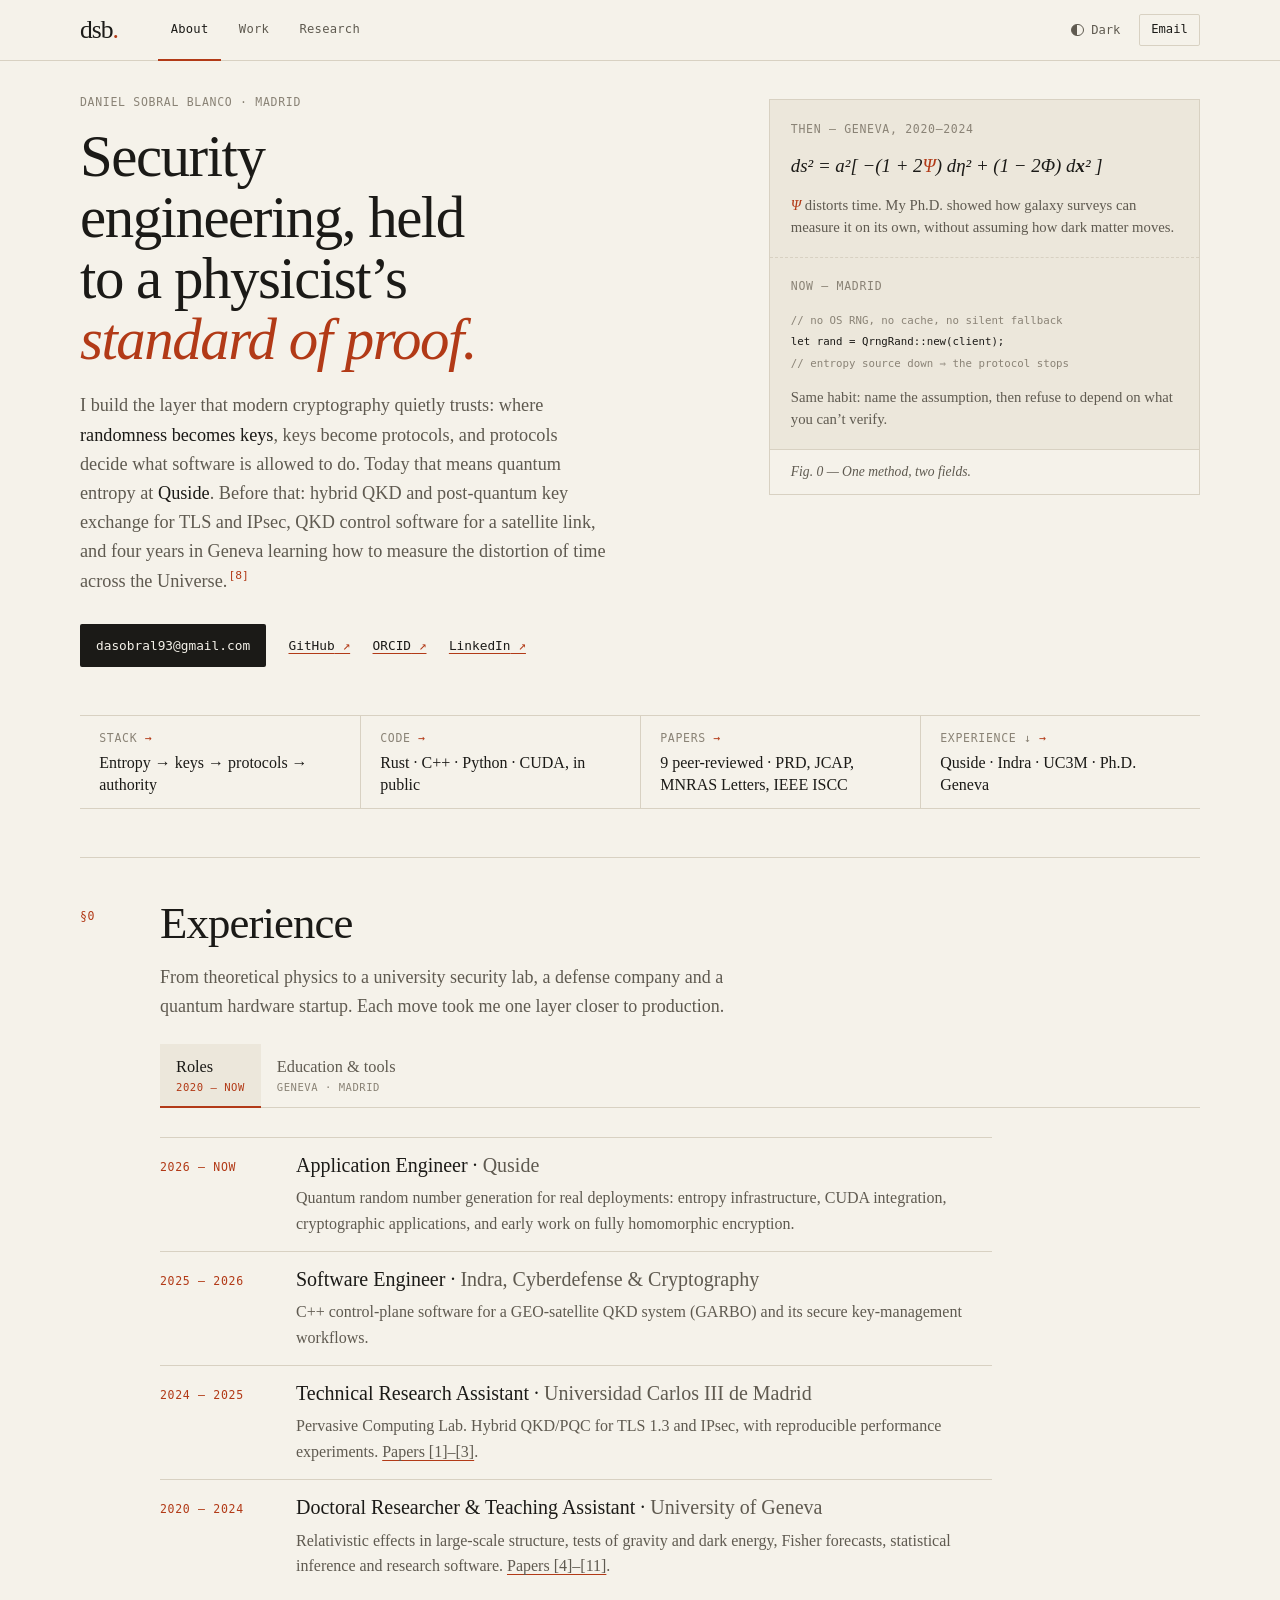
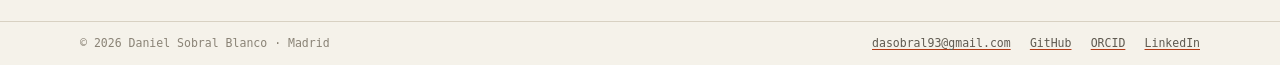
<file: index.html>
<!doctype html>
<html lang="en">
<head>
  <meta charset="utf-8">
  <meta name="viewport" content="width=device-width, initial-scale=1">
  <title>Daniel Sobral Blanco — Quantum-safe security engineer, Ph.D. physicist</title>
  <script>try { const theme = localStorage.getItem('theme'); if (theme === 'light' || theme === 'dark') document.documentElement.dataset.theme = theme; } catch (error) {}</script>
  <meta name="description" content="Daniel Sobral Blanco builds quantum-safe security systems: QRNG entropy, hybrid QKD/PQC key exchange for TLS and IPsec, MLS, and verifiable authority for software agents. Application Engineer at Quside, Ph.D. in physics from the University of Geneva.">
  <meta name="author" content="Daniel Sobral Blanco">
  <link rel="canonical" href="https://dasobral.github.io/">
  <meta property="og:type" content="profile">
  <meta property="og:title" content="Daniel Sobral Blanco — Quantum-safe security engineer, Ph.D. physicist">
  <meta property="og:description" content="Daniel Sobral Blanco builds quantum-safe security systems: QRNG entropy, hybrid QKD/PQC key exchange for TLS and IPsec, MLS, and verifiable authority for software agents. Application Engineer at Quside, Ph.D. in physics from the University of Geneva.">
  <meta name="theme-color" content="#f5f2ea" media="(prefers-color-scheme: light)">
  <meta name="theme-color" content="#131312" media="(prefers-color-scheme: dark)">
  <link rel="icon" href="assets/icons/favicon.svg" type="image/svg+xml">
  <link rel="stylesheet" href="assets/css/styles.css">
  <script src="assets/js/main.js" defer></script>
  <script type="application/ld+json">
  {
    "@context": "https://schema.org",
    "@type": "Person",
    "name": "Daniel Sobral Blanco",
    "url": "https://dasobral.github.io/",
    "email": "mailto:dasobral93@gmail.com",
    "jobTitle": "Application Engineer",
    "worksFor": { "@type": "Organization", "name": "Quside" },
    "alumniOf": [
      { "@type": "CollegeOrUniversity", "name": "University of Geneva" },
      { "@type": "CollegeOrUniversity", "name": "Universidad Complutense de Madrid" }
    ],
    "knowsAbout": ["Post-quantum cryptography", "Quantum key distribution", "Quantum random number generation", "TLS", "IPsec", "Messaging Layer Security", "Rust", "C++", "Cosmology"],
    "sameAs": [
      "https://github.com/dasobral",
      "https://orcid.org/0000-0001-9559-3651",
      "https://www.linkedin.com/in/dasobral"
    ]
  }
  </script>
</head>
<body>
  <a class="skip-link" href="#main-content">Skip to content</a>
  <header class="site-header">
    <div class="container header-inner">
      <a class="brand" href="index.html" aria-label="Daniel Sobral Blanco — home">dsb<span aria-hidden="true">.</span></a>
      <nav class="site-nav" aria-label="Primary navigation"><a href="index.html" aria-current="page">About</a><a href="projects.html">Work</a><a href="research.html">Research</a></nav>
      <div class="header-tools">
        <button class="theme-toggle" type="button" hidden><span class="theme-icon" aria-hidden="true"></span><span class="theme-label">Theme</span></button>
        <a class="header-mail" href="mailto:dasobral93@gmail.com">Email</a>
      </div>
    </div>
  </header>

  <main id="main-content" class="container page">
    <section class="hero" aria-labelledby="hero-title">
      <div class="hero-copy">
        <p class="kicker">Daniel Sobral Blanco · Madrid</p>
        <h1 id="hero-title">Security engineering, held to a physicist’s <em>standard of proof.</em></h1>
        <p class="lede">I build the layer that modern cryptography quietly trusts: where <strong>randomness becomes keys</strong>, keys become protocols, and protocols decide what software is allowed to do. Today that means quantum entropy at <strong>Quside</strong>. Before that: hybrid QKD and post-quantum key exchange for TLS and IPsec, QKD control software for a satellite link, and four years in Geneva learning how to measure the distortion of time across the Universe.<sup class="ref"><a href="research.html#ref-8">[8]</a></sup></p>
        <div class="actions">
          <a class="button" href="mailto:dasobral93@gmail.com">dasobral93@gmail.com</a>
          <a class="text-link" href="https://github.com/dasobral" target="_blank" rel="noopener noreferrer">GitHub</a>
          <a class="text-link" href="https://orcid.org/0000-0001-9559-3651" target="_blank" rel="noopener noreferrer">ORCID</a>
          <a class="text-link" href="https://www.linkedin.com/in/dasobral" target="_blank" rel="noopener noreferrer">LinkedIn</a>
        </div>
      </div>

      <figure class="exhibit" aria-labelledby="exhibit-caption">
        <div class="exhibit-panel">
          <p class="exhibit-label">Then — Geneva, 2020–2024</p>
          <p class="equation" aria-label="d s squared equals a squared times, minus one plus two Psi, d eta squared, plus one minus two Phi, d x squared">
            <span class="eq-line">ds² = a²[ −(1 + 2<span class="eq-hi">Ψ</span>) dη² + (1 − 2Φ) d<b>x</b>² ]</span>
          </p>
          <p class="exhibit-note"><span class="eq-hi">Ψ</span> distorts time. My Ph.D. showed how galaxy surveys can measure it on its own, without assuming how dark matter moves.</p>
        </div>
        <div class="exhibit-panel">
          <p class="exhibit-label">Now — Madrid</p>
<pre class="exhibit-code" aria-label="Code excerpt"><code><span class="c">// no OS RNG, no cache, no silent fallback</span>
let rand = QrngRand::new(client);
<span class="c">// entropy source down ⇒ the protocol stops</span></code></pre>
          <p class="exhibit-note">Same habit: name the assumption, then refuse to depend on what you can’t verify.</p>
        </div>
        <figcaption id="exhibit-caption">Fig. 0 — One method, two fields.</figcaption>
      </figure>

      <nav class="facts" aria-label="Explore">
        <a href="projects.html#stack"><span class="facts-label">Stack</span><span class="facts-value">Entropy → keys → protocols → authority</span></a>
        <a href="projects.html#agent-trust"><span class="facts-label">Code</span><span class="facts-value">Rust · C++ · Python · CUDA, in public</span></a>
        <a href="research.html"><span class="facts-label">Papers</span><span class="facts-value">9 peer-reviewed · PRD, JCAP, MNRAS&nbsp;Letters, IEEE&nbsp;ISCC</span></a>
        <a href="#experience"><span class="facts-label">Experience ↓</span><span class="facts-value">Quside · Indra · UC3M · Ph.D. Geneva</span></a>
      </nav>
    </section>

    <section class="about-section" id="experience" aria-labelledby="experience-title">
      <header class="section-head">
        <p class="section-num">§0</p>
        <h2 id="experience-title">Experience</h2>
        <p class="section-intro">From theoretical physics to a university security lab, a defense company and a quantum hardware startup. Each move took me one layer closer to production.</p>
      </header>
      <div class="tabs is-row" data-tabs>
        <nav class="tab-list" aria-label="Experience">
          <a href="#roles" data-tab>Roles<small>2020 – now</small></a>
          <a href="#education" data-tab>Education &amp; tools<small>Geneva · Madrid</small></a>
        </nav>

        <section class="tab-panel" id="roles" aria-labelledby="roles-title">
        <h3 id="roles-title" class="panel-title">Roles</h3>
        <ol class="timeline">
          <li>
            <p class="when">2026 – now</p>
            <div><h3>Application Engineer · <span>Quside</span></h3><p>Quantum random number generation for real deployments: entropy infrastructure, CUDA integration, cryptographic applications, and early work on fully homomorphic encryption.</p></div>
          </li>
          <li>
            <p class="when">2025 – 2026</p>
            <div><h3>Software Engineer · <span>Indra, Cyberdefense &amp; Cryptography</span></h3><p>C++ control-plane software for a GEO-satellite QKD system (GARBO) and its secure key-management workflows.</p></div>
          </li>
          <li>
            <p class="when">2024 – 2025</p>
            <div><h3>Technical Research Assistant · <span>Universidad Carlos III de Madrid</span></h3><p>Pervasive Computing Lab. Hybrid QKD/PQC for TLS 1.3 and IPsec, with reproducible performance experiments. <a href="research.html#security">Papers [1]–[3]</a>.</p></div>
          </li>
          <li>
            <p class="when">2020 – 2024</p>
            <div><h3>Doctoral Researcher &amp; Teaching Assistant · <span>University of Geneva</span></h3><p>Relativistic effects in large-scale structure, tests of gravity and dark energy, Fisher forecasts, statistical inference and research software. <a href="research.html#cosmology">Papers [4]–[11]</a>.</p></div>
          </li>
        </ol>
        </section>

        <section class="tab-panel cv-side" id="education" aria-labelledby="education-title">
          <h3 id="education-title" class="panel-title">Education and tools</h3>
          <div>
          <h4>Education</h4>
          <dl>
            <dt>Ph.D. Physics, 2024</dt><dd>University of Geneva · Très bien</dd>
            <dt>M.Sc. Physics, 2020</dt><dd>University of Geneva · Jean Wurth Prize for best M.Sc. thesis</dd>
            <dt>B.Sc. Fundamental Physics, 2018</dt><dd>Universidad Complutense de Madrid</dd>
          </dl>
          </div>
          <div>
          <h4>Tools</h4>
          <dl>
            <dt>Languages</dt><dd>Rust, C++, C, Python, CUDA, Bash</dd>
            <dt>Cryptography</dt><dd>ML-KEM, ML-DSA, SLH-DSA, QKD (ETSI 004/014), OpenSSL 3, liboqs, OpenFHE</dd>
            <dt>Protocols</dt><dd>TLS 1.3, mTLS, IPsec/IKEv2, MLS</dd>
            <dt>Methods</dt><dd>Statistical inference, numerical methods, machine learning</dd>
            <dt>Spoken</dt><dd>Spanish (native), English (C1), French (B2)</dd>
          </dl>
          </div>
        </section>
      </div>
    </section>

  </main>

  <footer class="site-footer">
    <div class="container footer-inner">
      <p>© <time data-year>2026</time> Daniel Sobral Blanco · Madrid</p>
      <p class="footer-links"><a href="mailto:dasobral93@gmail.com">dasobral93@gmail.com</a><a href="https://github.com/dasobral" target="_blank" rel="noopener noreferrer">GitHub</a><a href="https://orcid.org/0000-0001-9559-3651" target="_blank" rel="noopener noreferrer">ORCID</a><a href="https://www.linkedin.com/in/dasobral" target="_blank" rel="noopener noreferrer">LinkedIn</a></p>
    </div>
  </footer>
</body>
</html>
</file>
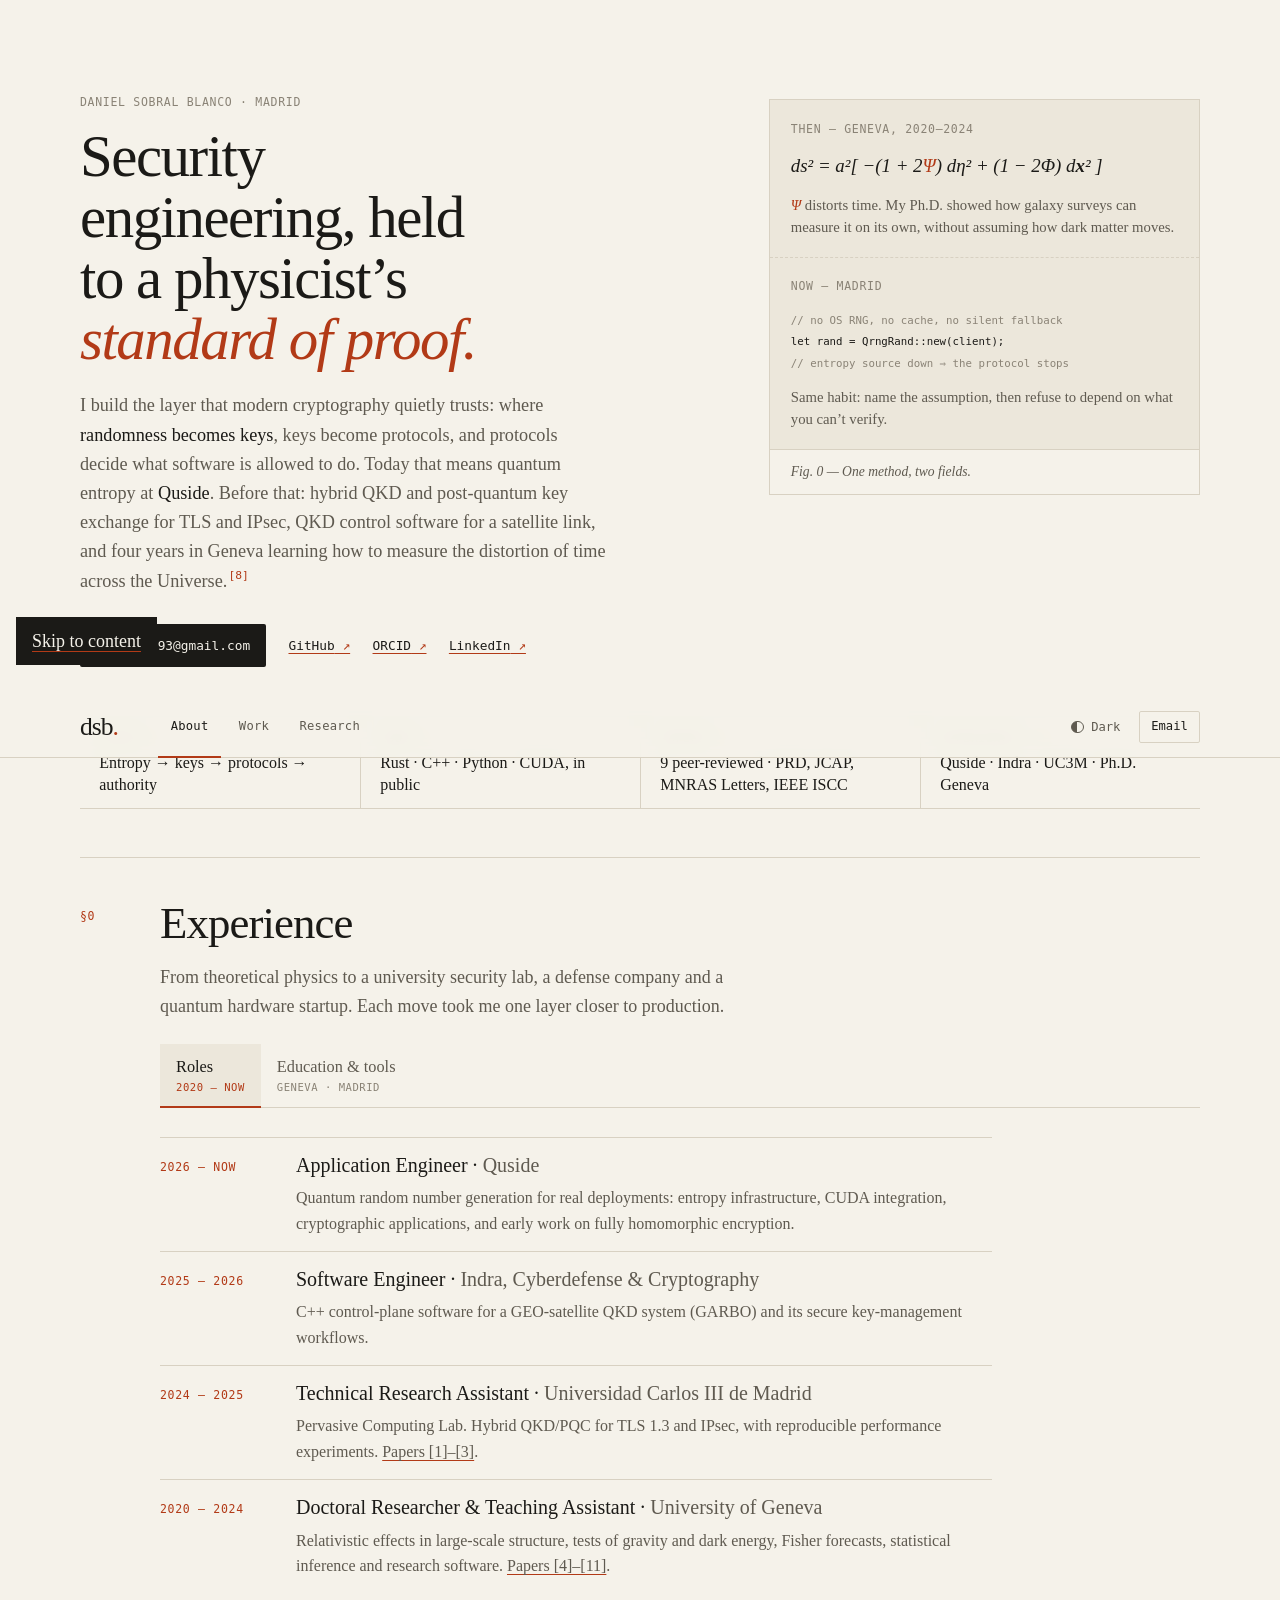
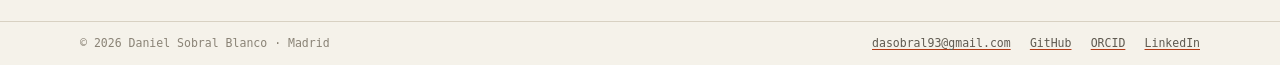
<file: profile.html>
<!doctype html>
<html lang="en">
<head>
  <meta charset="utf-8">
  <meta name="viewport" content="width=device-width, initial-scale=1">
  <title>Experience — Daniel Sobral Blanco</title>
  <meta name="description" content="Experience has moved to About on Daniel Sobral Blanco’s site.">
  <meta name="robots" content="noindex">
  <link rel="canonical" href="https://dasobral.github.io/">
  <meta http-equiv="refresh" content="0; url=index.html#experience">
  <link rel="icon" href="assets/icons/favicon.svg" type="image/svg+xml">
  <link rel="stylesheet" href="assets/css/styles.css">
</head>
<body>
  <main id="main-content" class="container page plain-page">
    <p class="kicker">Moved</p>
    <h1>Experience is now part of <em>About.</em></h1>
    <p>Continue to <a href="index.html#experience">About</a>.</p>
  </main>
</body>
</html>
</file>
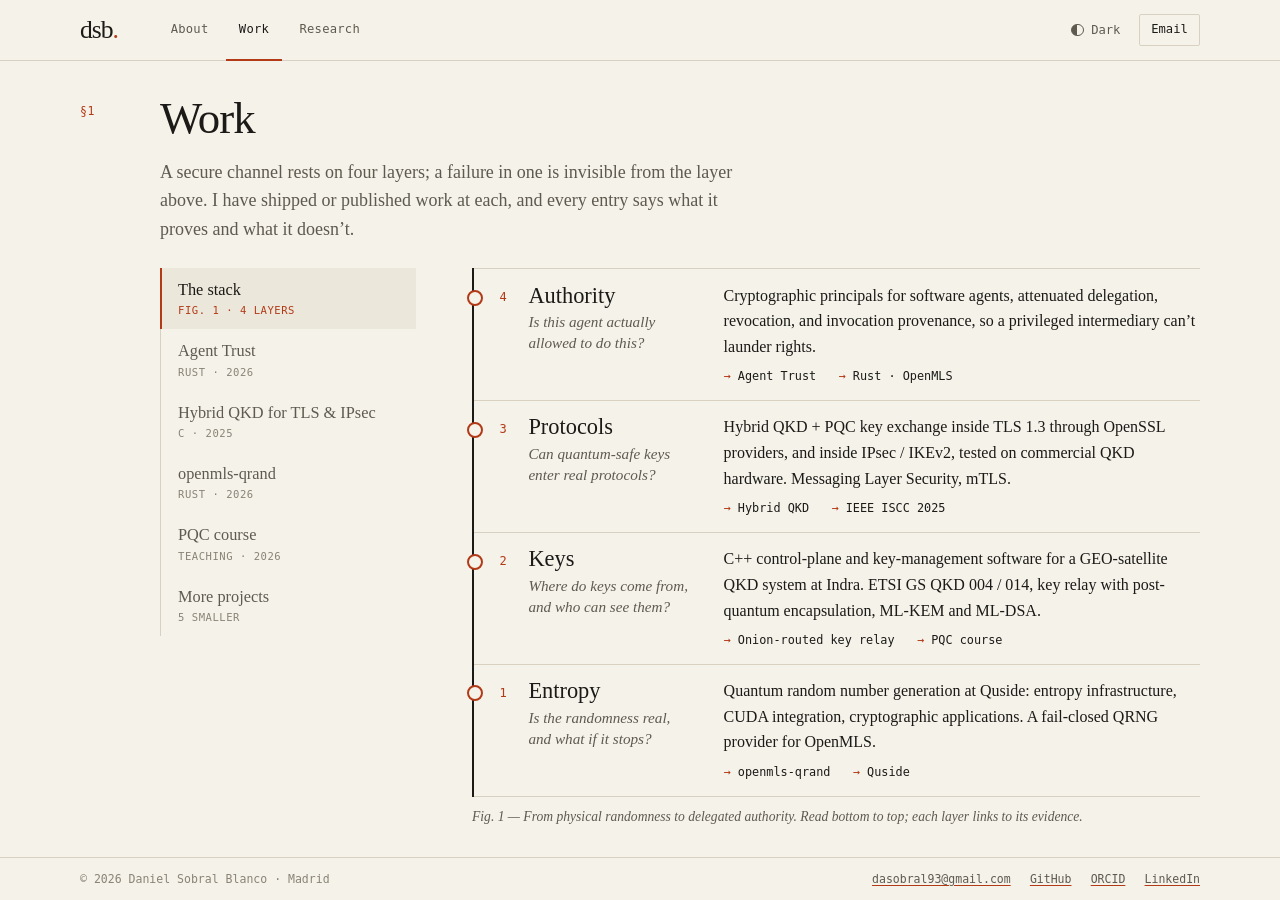
<file: projects.html>
<!doctype html>
<html lang="en">
<head>
  <meta charset="utf-8">
  <meta name="viewport" content="width=device-width, initial-scale=1">
  <title>Work — Daniel Sobral Blanco</title>
  <script>try { const theme = localStorage.getItem('theme'); if (theme === 'light' || theme === 'dark') document.documentElement.dataset.theme = theme; } catch (error) {}</script>
  <meta name="description" content="Daniel Sobral Blanco’s work across the four layers of a secure channel, from QRNG entropy to agent authority: Agent Trust, hybrid QKD for TLS and IPsec, openmls-qrand, and a post-quantum cryptography course.">
  <meta name="author" content="Daniel Sobral Blanco">
  <meta property="og:type" content="profile">
  <meta property="og:title" content="Work — Daniel Sobral Blanco">
  <meta property="og:description" content="Daniel Sobral Blanco’s work across the four layers of a secure channel, from QRNG entropy to agent authority: Agent Trust, hybrid QKD for TLS and IPsec, openmls-qrand, and a post-quantum cryptography course.">
  <meta name="theme-color" content="#f5f2ea" media="(prefers-color-scheme: light)">
  <meta name="theme-color" content="#131312" media="(prefers-color-scheme: dark)">
  <link rel="icon" href="assets/icons/favicon.svg" type="image/svg+xml">
  <link rel="stylesheet" href="assets/css/styles.css">
  <script src="assets/js/main.js" defer></script>
</head>
<body>
  <a class="skip-link" href="#main-content">Skip to content</a>
  <header class="site-header">
    <div class="container header-inner">
      <a class="brand" href="index.html" aria-label="Daniel Sobral Blanco — home">dsb<span aria-hidden="true">.</span></a>
      <nav class="site-nav" aria-label="Primary navigation"><a href="index.html">About</a><a href="projects.html" aria-current="page">Work</a><a href="research.html">Research</a></nav>
      <div class="header-tools">
        <button class="theme-toggle" type="button" hidden><span class="theme-icon" aria-hidden="true"></span><span class="theme-label">Theme</span></button>
        <a class="header-mail" href="mailto:dasobral93@gmail.com">Email</a>
      </div>
    </div>
  </header>

  <main id="main-content" class="container page">
    <header class="page-head">
      <p class="section-num">§1</p>
      <h1 id="work-title">Work</h1>
      <p class="section-intro">A secure channel rests on four layers; a failure in one is invisible from the layer above. I have shipped or published work at each, and every entry says what it proves and what it doesn’t.</p>
    </header>

    <div class="tabs" data-tabs>
      <nav class="tab-list" aria-label="Projects">
        <a href="#stack" data-tab>The stack<small>Fig. 1 · 4 layers</small></a>
        <a href="#agent-trust" data-tab>Agent Trust<small>Rust · 2026</small></a>
        <a href="#qkd-kem" data-tab>Hybrid QKD for TLS &amp; IPsec<small>C · 2025</small></a>
        <a href="#openmls-qrand" data-tab>openmls-qrand<small>Rust · 2026</small></a>
        <a href="#pqc-course" data-tab>PQC course<small>Teaching · 2026</small></a>
        <a href="#more" data-tab>More projects<small>5 smaller</small></a>
      </nav>

      <section class="tab-panel stack-panel" id="stack" aria-labelledby="stack-title">
        <h2 id="stack-title" class="panel-title">The stack I work on</h2>
        <figure class="stack-figure" aria-labelledby="stack-caption">
          <ol class="stack">
            <li class="layer">
              <div class="layer-name"><span class="layer-index">4</span><h3>Authority</h3><p>Is this agent actually allowed to do this?</p></div>
              <p class="layer-work">Cryptographic principals for software agents, attenuated delegation, revocation, and invocation provenance, so a privileged intermediary can’t launder rights.</p>
              <ul class="evidence"><li><a href="#agent-trust">Agent Trust</a></li><li><a href="https://github.com/dasobral/agent-trust" target="_blank" rel="noopener noreferrer">Rust · OpenMLS</a></li></ul>
            </li>
            <li class="layer">
              <div class="layer-name"><span class="layer-index">3</span><h3>Protocols</h3><p>Can quantum-safe keys enter real protocols?</p></div>
              <p class="layer-work">Hybrid QKD + PQC key exchange inside TLS 1.3 through OpenSSL providers, and inside IPsec / IKEv2, tested on commercial QKD hardware. Messaging Layer Security, mTLS.</p>
              <ul class="evidence"><li><a href="#qkd-kem">Hybrid QKD</a></li><li><a href="research.html#ref-1">IEEE ISCC 2025</a></li></ul>
            </li>
            <li class="layer">
              <div class="layer-name"><span class="layer-index">2</span><h3>Keys</h3><p>Where do keys come from, and who can see them?</p></div>
              <p class="layer-work">C++ control-plane and key-management software for a GEO-satellite QKD system at Indra. ETSI GS QKD 004 / 014, key relay with post-quantum encapsulation, ML-KEM and ML-DSA.</p>
              <ul class="evidence"><li><a href="research.html#ref-2">Onion-routed key relay</a></li><li><a href="#pqc-course">PQC course</a></li></ul>
            </li>
            <li class="layer">
              <div class="layer-name"><span class="layer-index">1</span><h3>Entropy</h3><p>Is the randomness real, and what if it stops?</p></div>
              <p class="layer-work">Quantum random number generation at Quside: entropy infrastructure, CUDA integration, cryptographic applications. A fail-closed QRNG provider for OpenMLS.</p>
              <ul class="evidence"><li><a href="#openmls-qrand">openmls-qrand</a></li><li><a href="index.html#experience">Quside</a></li></ul>
            </li>
          </ol>
          <figcaption id="stack-caption">Fig. 1 — From physical randomness to delegated authority. Read bottom to top; each layer links to its evidence.</figcaption>
        </figure>
      </section>

      <article class="tab-panel case" id="agent-trust" aria-labelledby="agent-trust-title">
        <p class="case-meta">2026 · Rust, Python · OpenMLS, SQLite</p>
        <h2 id="agent-trust-title">Agent Trust</h2>
        <p class="case-tagline">Authority for AI agents that can be checked, not assumed.</p>
        <p>When an agent acts for a user through other agents, ordinary authorization and group membership drift apart. Agent Trust is a laboratory that binds them: a durable kernel orders policy, delegation, release and revocation; a real OpenMLS adapter binds group admission to signed certificates; and an independent Python oracle replays every trace without importing the code it checks.</p>
<pre class="snippet" aria-label="Confused-deputy rule"><code>child(read) → parent(read,write) → WRITE   <span class="deny">DENY</span>
parent(read,write) → WRITE                <span class="allow">ALLOW</span></code></pre>
        <p class="boundary"><span>Boundary</span> Research software. The verifier fails closed, and it still reports <code>full_lap_mls = false</code> because full coupling to MLS isn’t proven yet.</p>
        <p class="case-links"><a href="https://github.com/dasobral/agent-trust" target="_blank" rel="noopener noreferrer">Source on GitHub ↗</a></p>
      </article>

      <article class="tab-panel case" id="qkd-kem" aria-labelledby="qkd-kem-title">
        <p class="case-meta">2025 · C, OpenSSL 3 · UC3M</p>
        <h2 id="qkd-kem-title">Hybrid QKD for TLS and IPsec</h2>
        <p class="case-tagline">Getting pre-shared quantum keys through protocols built for key exchange.</p>
        <p>QKD hands you keys in advance; TLS and IKEv2 expect to negotiate them. With the UC3M team I worked on QKD-KEM, an OpenSSL provider that carries QKD into TLS 1.3, including the stateful ETSI 004 interface most work skips, and then its IPsec counterpart, which runs QKD and post-quantum methods in parallel instead of in sequence. On real QKD hardware the parallel design avoided the multiplied latency of sequential hybrids.</p>
        <p class="boundary"><span>Boundary</span> Two peer-reviewed IEEE ISCC 2025 papers. The IPsec study is a preprint.</p>
        <p class="case-links"><a href="research.html#ref-1">QKD-KEM [1]</a><a href="research.html#ref-2">Key relay [2]</a><a href="research.html#ref-3">IPsec [3]</a></p>
      </article>

      <article class="tab-panel case" id="openmls-qrand" aria-labelledby="qrand-title">
        <p class="case-meta">2026 · Rust · OpenMLS, rustls</p>
        <h2 id="qrand-title">openmls-qrand</h2>
        <p class="case-tagline">Quantum randomness for group messaging, with no quiet fallback.</p>
        <p>A small library that supplies OpenMLS with entropy from any QRNG Open API endpoint, such as Quside Entropy Core. It offers plain HTTP, TLS or mutual TLS, optional health polling, and it composes with existing OpenMLS crypto and storage instead of re-implementing them. If the source is unavailable, it fails. It never falls back to <code>/dev/urandom</code>.</p>
        <p class="boundary"><span>Boundary</span> It covers the OpenMLS randomness interface, not every random draw in the crypto stack beneath it.</p>
        <p class="case-links"><a href="https://github.com/dasobral/openmls-qrand" target="_blank" rel="noopener noreferrer">Source on GitHub ↗</a></p>
      </article>

      <article class="tab-panel case" id="pqc-course" aria-labelledby="pqc-title">
        <p class="case-meta">2026 · Spanish · open source</p>
        <h2 id="pqc-title">Curso de Criptografía Post-Cuántica</h2>
        <p class="case-tagline">The post-quantum migration, explained to the people who will do it.</p>
        <p>A free 16-hour course: six topics from Shor’s algorithm to ML-KEM, ML-DSA, SLH-DSA, hybrid TLS and QKD. It includes five in-browser demos and five hands-on labs with liboqs, OpenSSL 3.5 and Qiskit, written in Spanish for engineers who need to migrate real systems.</p>
        <p class="case-links"><a href="https://dasobral.github.io/curso-pqc/" target="_blank" rel="noopener noreferrer" hreflang="es">Open the course ↗</a><a href="https://github.com/dasobral/curso-pqc" target="_blank" rel="noopener noreferrer">Source ↗</a></p>
      </article>

      <article class="tab-panel case" id="more" aria-labelledby="more-title">
        <p class="case-meta">Smaller and side projects</p>
        <h2 id="more-title">More projects</h2>
        <ul class="also">
          <li><a href="https://github.com/dasobral/qaoa-portfolio" target="_blank" rel="noopener noreferrer">QAOA Portfolio</a><span>Rust QUBO core and PennyLane QAOA, benchmarked against classical baselines.</span></li>
          <li><strong>PQC Auth API</strong><span>Reference ML-DSA challenge–response enrollment and login.</span></li>
          <li><a href="https://github.com/dasobral/skills" target="_blank" rel="noopener noreferrer">Portable Skills</a><span>One source of agent skills, adapted for several coding agents.</span></li>
          <li><a href="https://github.com/dasobral/astrobiases_multipops" target="_blank" rel="noopener noreferrer">astrobiases_multipops</a><span>Research code behind paper [4]: galaxy-correlation multipoles and Fisher forecasts.</span></li>
          <li><strong>A Predictable Darkness</strong><span>Reconstructing total solar eclipses over El Bierzo, with Delta-T uncertainty.</span></li>
        </ul>
      </article>
    </div>

  </main>

  <footer class="site-footer">
    <div class="container footer-inner">
      <p>© <time data-year>2026</time> Daniel Sobral Blanco · Madrid</p>
      <p class="footer-links"><a href="mailto:dasobral93@gmail.com">dasobral93@gmail.com</a><a href="https://github.com/dasobral" target="_blank" rel="noopener noreferrer">GitHub</a><a href="https://orcid.org/0000-0001-9559-3651" target="_blank" rel="noopener noreferrer">ORCID</a><a href="https://www.linkedin.com/in/dasobral" target="_blank" rel="noopener noreferrer">LinkedIn</a></p>
    </div>
  </footer>
</body>
</html>
</file>
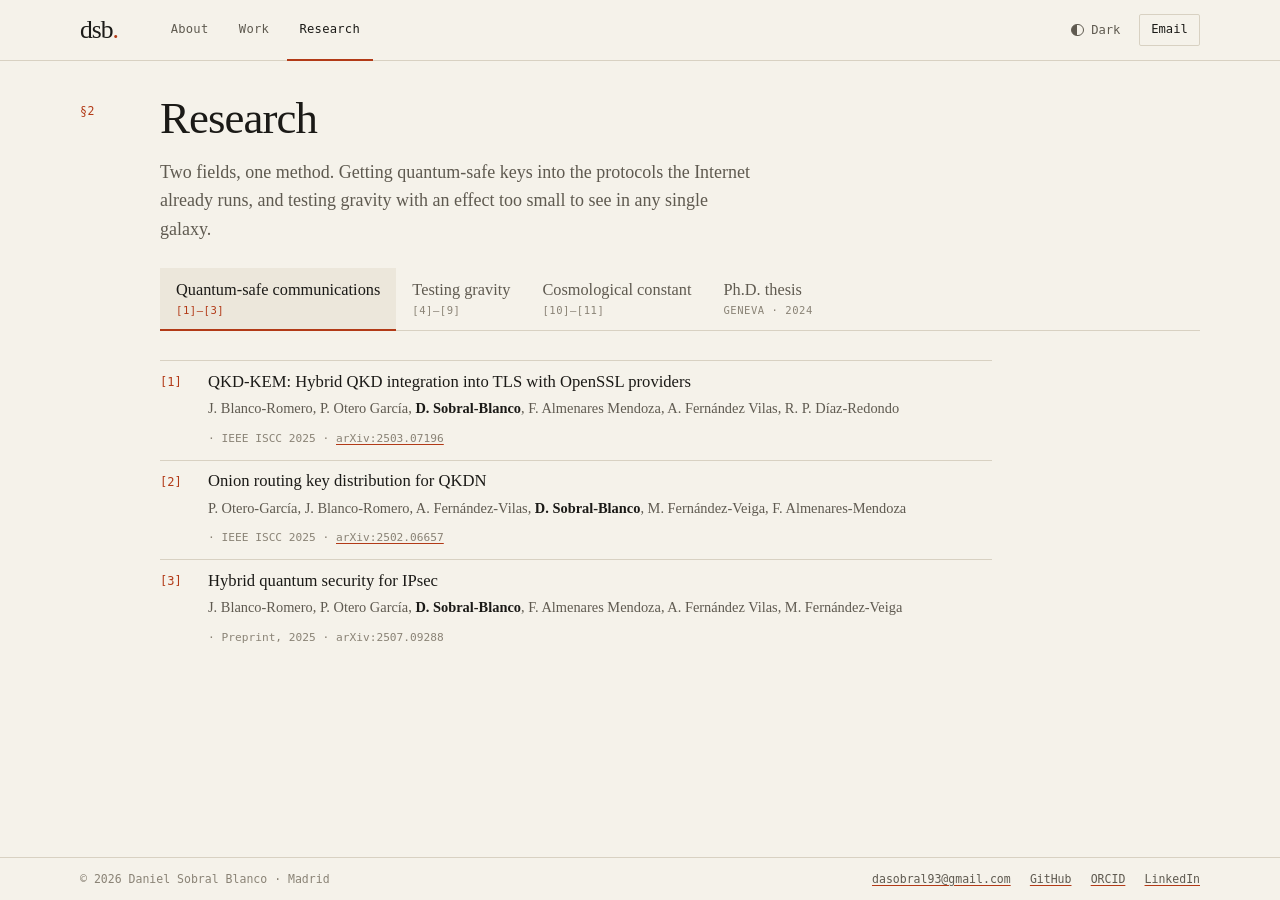
<file: research.html>
<!doctype html>
<html lang="en">
<head>
  <meta charset="utf-8">
  <meta name="viewport" content="width=device-width, initial-scale=1">
  <title>Research — Daniel Sobral Blanco</title>
  <script>try { const theme = localStorage.getItem('theme'); if (theme === 'light' || theme === 'dark') document.documentElement.dataset.theme = theme; } catch (error) {}</script>
  <meta name="description" content="Publications by Daniel Sobral Blanco in quantum-safe communications (hybrid QKD/PQC for TLS, IPsec and QKD networks) and relativistic cosmology, with DOI and arXiv links and his Ph.D. thesis.">
  <meta name="author" content="Daniel Sobral Blanco">
  <meta property="og:type" content="profile">
  <meta property="og:title" content="Research — Daniel Sobral Blanco">
  <meta property="og:description" content="Publications by Daniel Sobral Blanco in quantum-safe communications (hybrid QKD/PQC for TLS, IPsec and QKD networks) and relativistic cosmology, with DOI and arXiv links and his Ph.D. thesis.">
  <meta name="theme-color" content="#f5f2ea" media="(prefers-color-scheme: light)">
  <meta name="theme-color" content="#131312" media="(prefers-color-scheme: dark)">
  <link rel="icon" href="assets/icons/favicon.svg" type="image/svg+xml">
  <link rel="stylesheet" href="assets/css/styles.css">
  <script src="assets/js/main.js" defer></script>
</head>
<body>
  <a class="skip-link" href="#main-content">Skip to content</a>
  <header class="site-header">
    <div class="container header-inner">
      <a class="brand" href="index.html" aria-label="Daniel Sobral Blanco — home">dsb<span aria-hidden="true">.</span></a>
      <nav class="site-nav" aria-label="Primary navigation"><a href="index.html">About</a><a href="projects.html">Work</a><a href="research.html" aria-current="page">Research</a></nav>
      <div class="header-tools">
        <button class="theme-toggle" type="button" hidden><span class="theme-icon" aria-hidden="true"></span><span class="theme-label">Theme</span></button>
        <a class="header-mail" href="mailto:dasobral93@gmail.com">Email</a>
      </div>
    </div>
  </header>

  <main id="main-content" class="container page">
    <header class="page-head">
      <p class="section-num">§2</p>
      <h1 id="research-title">Research</h1>
      <p class="section-intro">Two fields, one method. Getting quantum-safe keys into the protocols the Internet already runs, and testing gravity with an effect too small to see in any single galaxy.</p>
    </header>

    <div class="tabs is-row" data-tabs>
      <nav class="tab-list" aria-label="Research tracks">
        <a href="#security" data-tab>Quantum-safe communications<small>[1]–[3]</small></a>
        <a href="#cosmology" data-tab>Testing gravity<small>[4]–[9]</small></a>
        <a href="#lambda" data-tab>Cosmological constant<small>[10]–[11]</small></a>
        <a href="#thesis" data-tab>Ph.D. thesis<small>Geneva · 2024</small></a>
      </nav>

      <section class="tab-panel" id="security" aria-labelledby="security-title">
        <h2 id="security-title" class="panel-title">Quantum-safe communications</h2>
        <ol class="ref-list">
          <li id="ref-1"><span class="ref-num">[1]</span><a href="https://doi.org/10.1109/ISCC65549.2025.11325973" target="_blank" rel="noopener noreferrer">QKD-KEM: Hybrid QKD integration into TLS with OpenSSL providers</a><span class="authors">J. Blanco-Romero, P. Otero García, <b>D. Sobral-Blanco</b>, F. Almenares Mendoza, A. Fernández Vilas, R. P. Díaz-Redondo</span><span class="venue">IEEE ISCC 2025 · <a href="https://arxiv.org/abs/2503.07196" target="_blank" rel="noopener noreferrer">arXiv:2503.07196</a></span></li>
          <li id="ref-2"><span class="ref-num">[2]</span><a href="https://doi.org/10.1109/ISCC65549.2025.11325762" target="_blank" rel="noopener noreferrer">Onion routing key distribution for QKDN</a><span class="authors">P. Otero-García, J. Blanco-Romero, A. Fernández-Vilas, <b>D. Sobral-Blanco</b>, M. Fernández-Veiga, F. Almenares-Mendoza</span><span class="venue">IEEE ISCC 2025 · <a href="https://arxiv.org/abs/2502.06657" target="_blank" rel="noopener noreferrer">arXiv:2502.06657</a></span></li>
          <li id="ref-3"><span class="ref-num">[3]</span><a href="https://arxiv.org/abs/2507.09288" target="_blank" rel="noopener noreferrer">Hybrid quantum security for IPsec</a><span class="authors">J. Blanco-Romero, P. Otero García, <b>D. Sobral-Blanco</b>, F. Almenares Mendoza, A. Fernández Vilas, M. Fernández-Veiga</span><span class="venue">Preprint, 2025 · arXiv:2507.09288</span></li>
        </ol>
      </section>

      <section class="tab-panel" id="cosmology" aria-labelledby="cosmology-title">
        <h2 id="cosmology-title" class="panel-title">Testing gravity with relativistic effects</h2>
        <ol class="ref-list" start="4">
          <li id="ref-4"><span class="ref-num">[4]</span><a href="https://doi.org/10.1088/1475-7516/2024/12/029" target="_blank" rel="noopener noreferrer">Using relativistic effects in large-scale structure to constrain astrophysical properties of galaxy populations</a><span class="authors"><b>D. Sobral-Blanco</b>, C. Bonvin, C. Clarkson, R. Maartens</span><span class="venue">JCAP 12 (2024) 029</span></li>
          <li id="ref-5"><span class="ref-num">[5]</span><a href="https://doi.org/10.1088/1475-7516/2024/05/003" target="_blank" rel="noopener noreferrer">Gravitational redshift constraints on the effective theory of interacting dark energy</a><span class="authors">S. Castello, M. Mancarella, N. Grimm, <b>D. Sobral-Blanco</b>, I. Tutusaus, C. Bonvin</span><span class="venue">JCAP 05 (2024) 003</span></li>
          <li id="ref-6"><span class="ref-num">[6]</span><a href="https://arxiv.org/abs/2409.15170" target="_blank" rel="noopener noreferrer">Probing ΛCDM through the Weyl potential and machine learning forecasts</a><span class="authors">R. Arjona, S. Nesseris, I. Tutusaus, <b>D. Sobral-Blanco</b>, C. Bonvin</span><span class="venue">Preprint, 2024 · arXiv:2409.15170</span></li>
          <li id="ref-7"><span class="ref-num">[7]</span><a href="https://doi.org/10.1103/PhysRevD.107.083526" target="_blank" rel="noopener noreferrer">Combining gravitational lensing and gravitational redshift to measure the anisotropic stress with future galaxy surveys</a><span class="authors">I. Tutusaus, <b>D. Sobral-Blanco</b>, C. Bonvin</span><span class="venue">Phys. Rev. D 107, 083526 (2023)</span></li>
          <li id="ref-8"><span class="ref-num">[8]</span><a href="https://doi.org/10.1093/mnrasl/slac124" target="_blank" rel="noopener noreferrer">Measuring the distortion of time with relativistic effects in large-scale structure</a><span class="authors"><b>D. Sobral-Blanco</b>, C. Bonvin</span><span class="venue">MNRAS Letters 519, L39 (2023)</span></li>
          <li id="ref-9"><span class="ref-num">[9]</span><a href="https://doi.org/10.1103/PhysRevD.104.063516" target="_blank" rel="noopener noreferrer">Measuring anisotropic stress with relativistic effects</a><span class="authors"><b>D. Sobral-Blanco</b>, C. Bonvin</span><span class="venue">Phys. Rev. D 104, 063516 (2021)</span></li>
        </ol>
      </section>

      <section class="tab-panel" id="lambda" aria-labelledby="lambda-title">
        <h2 id="lambda-title" class="panel-title">The cosmological constant problem</h2>
        <ol class="ref-list" start="10">
          <li id="ref-10"><span class="ref-num">[10]</span><a href="https://doi.org/10.1088/1361-6382/ac3148" target="_blank" rel="noopener noreferrer">Exploring the self-tuning of the cosmological constant from Planck mass variation</a><span class="authors"><b>D. Sobral Blanco</b>, L. Lombriser</span><span class="venue">Class. Quantum Grav. 38 (2021)</span></li>
          <li id="ref-11"><span class="ref-num">[11]</span><a href="https://doi.org/10.1103/PhysRevD.102.043506" target="_blank" rel="noopener noreferrer">Local self-tuning mechanism for the cosmological constant</a><span class="authors"><b>D. Sobral Blanco</b>, L. Lombriser</span><span class="venue">Phys. Rev. D 102, 043506 (2020)</span></li>
        </ol>
      </section>

      <section class="tab-panel thesis" id="thesis" aria-labelledby="thesis-title">
        <h2 id="thesis-title" class="panel-title">Ph.D. thesis</h2>
        <p class="thesis-title"><a href="https://doi.org/10.13097/archive-ouverte/unige:178894" target="_blank" rel="noopener noreferrer"><cite>The Role of Relativistic Effects in Future Cosmic Surveys</cite></a></p>
        <p class="venue-line">University of Geneva, 2024 · Advisor: Camille Bonvin · Très bien</p>
        <p>The thesis asked a narrow question: can galaxy surveys measure how gravity distorts <em>time</em>, separately from space? Light from every galaxy loses a little energy climbing out of gravitational wells, which slightly shifts where a survey places it. Isolating that shift gives a test of general relativity that doesn’t assume dark matter falls the way we think it does.<sup class="ref"><a href="#ref-8">[8]</a></sup><sup class="ref"><a href="#ref-9">[9]</a></sup> Surveys such as the SKA should measure it to 10–30%.</p>
        <p class="case-links"><a href="https://doi.org/10.13097/archive-ouverte/unige:178894" target="_blank" rel="noopener noreferrer">Read the thesis ↗</a><a href="https://orcid.org/0000-0001-9559-3651" target="_blank" rel="noopener noreferrer">Full record on ORCID ↗</a></p>
      </section>
    </div>

  </main>

  <footer class="site-footer">
    <div class="container footer-inner">
      <p>© <time data-year>2026</time> Daniel Sobral Blanco · Madrid</p>
      <p class="footer-links"><a href="mailto:dasobral93@gmail.com">dasobral93@gmail.com</a><a href="https://github.com/dasobral" target="_blank" rel="noopener noreferrer">GitHub</a><a href="https://orcid.org/0000-0001-9559-3651" target="_blank" rel="noopener noreferrer">ORCID</a><a href="https://www.linkedin.com/in/dasobral" target="_blank" rel="noopener noreferrer">LinkedIn</a></p>
    </div>
  </footer>
</body>
</html>
</file>
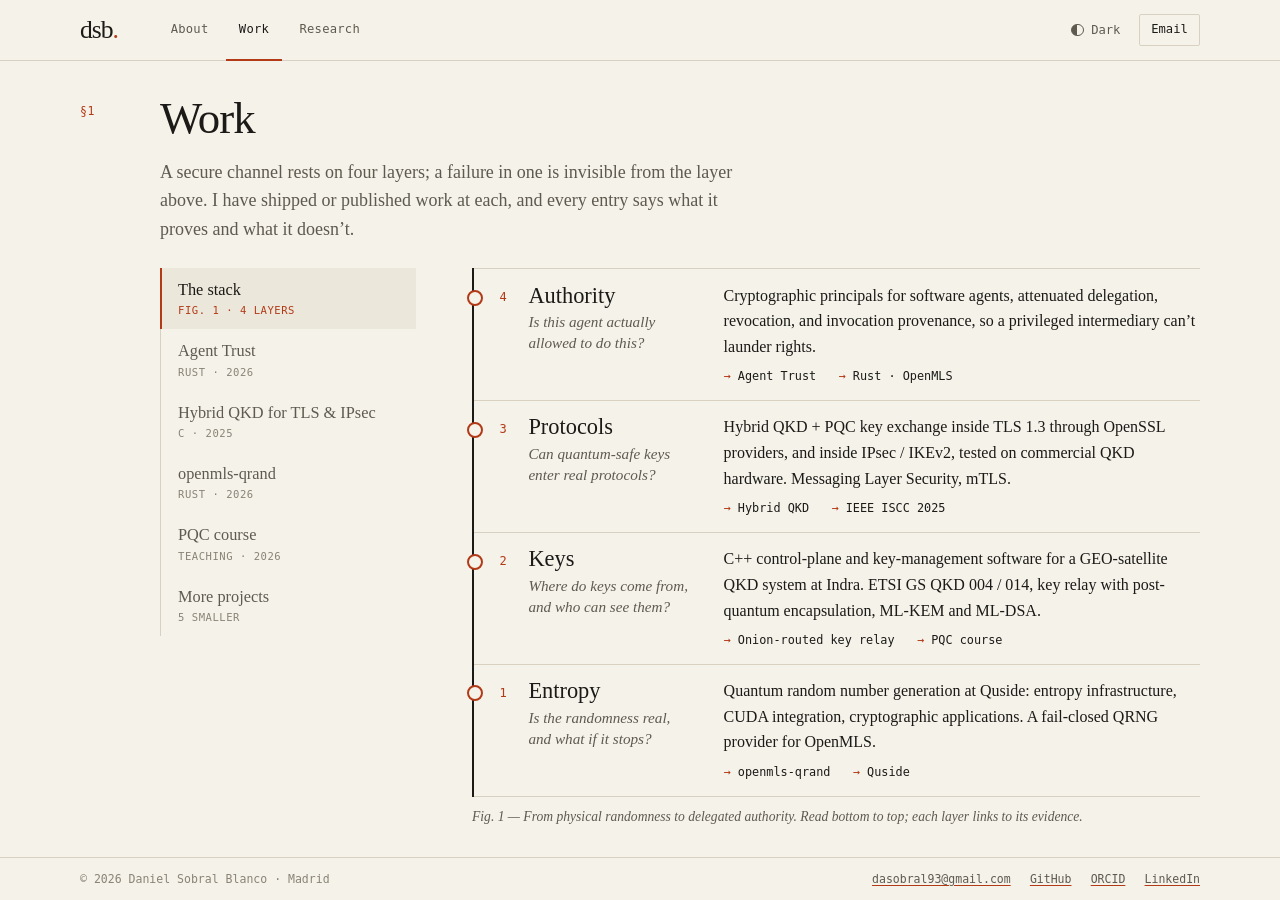
<file: stack.html>
<!doctype html>
<html lang="en">
<head>
  <meta charset="utf-8">
  <meta name="viewport" content="width=device-width, initial-scale=1">
  <title>Stack — Daniel Sobral Blanco</title>
  <meta name="description" content="Stack has moved to Work on Daniel Sobral Blanco’s site.">
  <meta name="robots" content="noindex">
  <link rel="canonical" href="https://dasobral.github.io/">
  <meta http-equiv="refresh" content="0; url=projects.html#stack">
  <link rel="icon" href="assets/icons/favicon.svg" type="image/svg+xml">
  <link rel="stylesheet" href="assets/css/styles.css">
</head>
<body>
  <main id="main-content" class="container page plain-page">
    <p class="kicker">Moved</p>
    <h1>Stack is now part of <em>Work.</em></h1>
    <p>Continue to <a href="projects.html#stack">Work</a>.</p>
  </main>
</body>
</html>
</file>
<file: assets/css/styles.css>
/* Daniel Sobral Blanco — set like a physics preprint, annotated like a code review.
   System fonts only; no external assets. */
:root {
  color-scheme: light dark;
  --paper: #f5f2ea;
  --panel: #ece7db;
  --ink: #1b1a17;
  --muted: #5f5a50;
  --faint: #8a8376;
  --rule: #d8d1c2;
  --accent: #b23a17;
  --accent-soft: rgb(178 58 23 / 9%);
  --ok: #2f6b4f;
  --serif: 'Iowan Old Style', 'Palatino Linotype', Palatino, 'TeX Gyre Pagella', 'URW Palladio L', P052, 'Book Antiqua', 'Linux Libertine O', Georgia, serif;
  --mono: ui-monospace, 'SF Mono', 'JetBrains Mono', 'Cascadia Mono', Menlo, Consolas, 'DejaVu Sans Mono', monospace;
  --measure: 66ch;
}
@media (prefers-color-scheme: dark) {
  :root:not([data-theme='light']) {
    --paper: #131312;
    --panel: #1c1b19;
    --ink: #ebe6db;
    --muted: #a9a294;
    --faint: #7d776c;
    --rule: #34322d;
    --accent: #f0825a;
    --accent-soft: rgb(240 130 90 / 10%);
    --ok: #7fc4a0;
  }
}
:root[data-theme='light'] { color-scheme: light; }
:root[data-theme='dark'] {
  color-scheme: dark;
  --paper: #131312;
  --panel: #1c1b19;
  --ink: #ebe6db;
  --muted: #a9a294;
  --faint: #7d776c;
  --rule: #34322d;
  --accent: #f0825a;
  --accent-soft: rgb(240 130 90 / 10%);
  --ok: #7fc4a0;
}


* { box-sizing: border-box; }
html { scroll-padding-top: 6rem; -webkit-text-size-adjust: 100%; }
body { margin: 0; min-height: 100vh; display: flex; flex-direction: column; background: var(--paper); color: var(--ink); font-family: var(--serif); font-size: 1.125rem; line-height: 1.6; font-kerning: normal; font-variant-numeric: oldstyle-nums proportional-nums; -webkit-font-smoothing: antialiased; }
main { flex: 1; }
::selection { background: var(--accent); color: var(--paper); }
a { color: inherit; text-decoration-color: var(--accent); text-decoration-thickness: 1px; text-underline-offset: .2em; }
a:hover { color: var(--accent); }
:focus-visible { outline: 2px solid var(--accent); outline-offset: 3px; border-radius: 2px; }
h1, h2, h3 { margin: 0; font-weight: 400; line-height: 1.12; text-wrap: balance; }
p { margin: 0 0 1rem; }
code, pre { font-family: var(--mono); font-size: .8em; }
:not(pre) > code { padding: .05em .3em; background: var(--panel); border-radius: 3px; }
.container { width: min(1120px, calc(100% - 32px)); margin-inline: auto; }
.skip-link { position: fixed; top: -5rem; left: 1rem; z-index: 100; padding: .6rem 1rem; background: var(--ink); color: var(--paper); }
.skip-link:focus { top: 1rem; }

/* Header: the site's tabs */
.site-header { position: sticky; top: 0; z-index: 10; background: color-mix(in srgb, var(--paper) 92%, transparent); backdrop-filter: blur(8px); border-bottom: 1px solid var(--rule); }
.header-inner { min-height: 60px; display: flex; align-items: stretch; gap: 2.5rem; }
.brand { align-self: center; font-size: 1.6rem; letter-spacing: -.04em; text-decoration: none; line-height: 1; }
.brand span { color: var(--accent); }
.site-nav { display: flex; gap: .3rem; font-family: var(--mono); font-size: .76rem; letter-spacing: .02em; }
.site-nav a { display: flex; align-items: center; padding: 0 .8rem; margin-bottom: -1px; text-decoration: none; color: var(--muted); border-bottom: 2px solid transparent; white-space: nowrap; }
.site-nav a:hover { color: var(--ink); background: var(--accent-soft); }
.site-nav a[aria-current='page'] { color: var(--ink); border-bottom-color: var(--accent); }
.header-tools { align-self: center; margin-left: auto; display: flex; align-items: center; gap: .5rem; }
.theme-toggle { display: inline-flex; align-items: center; gap: .45rem; font-family: var(--mono); font-size: .76rem; color: var(--muted); background: transparent; border: 1px solid transparent; border-radius: 2px; padding: .35rem .6rem; cursor: pointer; }
.theme-toggle:hover { color: var(--ink); border-color: var(--rule); }
.theme-toggle[hidden] { display: none; }
.theme-icon { width: .8rem; height: .8rem; border-radius: 50%; border: 1px solid currentColor; background: linear-gradient(90deg, currentColor 50%, transparent 50%); }
.header-mail { font-family: var(--mono); font-size: .76rem; text-decoration: none; padding: .35rem .7rem; border: 1px solid var(--rule); border-radius: 2px; }
.header-mail:hover { border-color: var(--accent); }

/* Shared atoms */
.kicker, .section-num, .case-meta, .exhibit-label, .when, .facts-label, .boundary span, .cv-side h4, .venue-line { font-family: var(--mono); font-size: .72rem; letter-spacing: .06em; text-transform: uppercase; color: var(--faint); font-weight: 400; }
.actions { display: flex; flex-wrap: wrap; align-items: center; gap: .6rem 1.4rem; margin-top: 1.8rem; font-family: var(--mono); font-size: .8rem; }
.button { display: inline-block; padding: .7rem 1rem; background: var(--ink); color: var(--paper); text-decoration: none; border-radius: 2px; }
.button:hover { background: var(--accent); color: var(--paper); }
.text-link, .text-link-internal { color: var(--ink); }
.text-link::after { content: ' ↗'; color: var(--accent); }
.ref { font-size: .62em; line-height: 0; margin-left: .1em; font-family: var(--mono); }
.ref a { text-decoration: none; color: var(--accent); }
.page { padding-block: 2rem 1.75rem; }

/* About */
.hero { display: grid; grid-template-columns: minmax(0, 1.45fr) minmax(0, 1fr); gap: 2rem 4rem; align-items: start; }
.kicker { margin-bottom: .9rem; }
.hero h1 { font-size: clamp(2.5rem, 4.6vw, 3.7rem); letter-spacing: -.025em; line-height: 1.04; max-width: 15ch; }
.hero h1 em { color: var(--accent); }
.lede { margin-top: 1.3rem; max-width: 58ch; font-size: 1.14rem; color: var(--muted); }
.lede strong { color: var(--ink); font-weight: 400; }
.exhibit { margin: .4rem 0 0; border: 1px solid var(--rule); background: var(--panel); }
.exhibit-panel { padding: 1.2rem 1.3rem; }
.exhibit-panel + .exhibit-panel { border-top: 1px dashed var(--rule); }
.exhibit-label { margin-bottom: .8rem; }
.equation, .facts-value, .venue, .when, .venue-line { font-variant-numeric: lining-nums; }
.equation { font-size: clamp(1rem, 1.6vw, 1.18rem); font-style: italic; margin: 0 0 .8rem; white-space: nowrap; overflow-x: auto; }
.eq-hi { color: var(--accent); font-style: italic; }
.exhibit-note { font-size: .92rem; color: var(--muted); margin: 0; line-height: 1.5; }
.exhibit-code { margin: 0 0 .8rem; font-size: .84rem; line-height: 1.6; white-space: pre-wrap; color: var(--ink); }
.exhibit-code .c { color: var(--faint); }
.exhibit figcaption, .stack-figure figcaption { font-size: .85rem; font-style: italic; color: var(--muted); }
.exhibit figcaption { padding: .7rem 1.3rem; border-top: 1px solid var(--rule); background: var(--paper); }
.facts { grid-column: 1 / -1; display: grid; grid-template-columns: repeat(4, 1fr); margin-top: 1rem; border-block: 1px solid var(--rule); }
.facts a { display: flex; flex-direction: column; gap: .3rem; padding: .8rem 1.2rem; text-decoration: none; }
.facts a + a { border-left: 1px solid var(--rule); }
.facts a:hover { background: var(--accent-soft); color: var(--ink); }
.facts a:hover .facts-label { color: var(--accent); }
.facts-label::after { content: ' →'; color: var(--accent); }
.facts-value { font-size: 1rem; line-height: 1.35; }

/* Page heads */
.page-head, .section-head { display: grid; grid-template-columns: 4rem minmax(0, 1fr); column-gap: 1rem; margin-bottom: 1.5rem; }
.section-num { margin: .55rem 0 0; color: var(--accent); }
.page-head h1, .section-head h2 { font-size: clamp(2.1rem, 3.6vw, 2.8rem); letter-spacing: -.02em; }
.about-section { margin-top: 3rem; padding-top: 2.5rem; border-top: 1px solid var(--rule); scroll-margin-top: 4rem; }
.section-intro { grid-column: 2; margin: .9rem 0 0; max-width: var(--measure); color: var(--muted); }

/* Stack (Fig. 1), the first tab on Work */
.stack-figure { margin: 0; }
.tab-panel.stack-panel { max-width: none; }
.stack { list-style: none; margin: 0 0 .6rem; padding: 0; border-left: 2px solid var(--ink); }
.layer { position: relative; display: grid; grid-template-columns: minmax(0, 12rem) minmax(0, 1fr); gap: .5rem 2rem; padding: .85rem 0 .85rem 1.6rem; border-bottom: 1px solid var(--rule); }
.layer:first-child { border-top: 1px solid var(--rule); }
.layer::before { content: ''; position: absolute; left: -7px; top: 1.3rem; width: 12px; height: 12px; border-radius: 50%; background: var(--paper); border: 2px solid var(--accent); }
.layer:hover { background: var(--accent-soft); }
.layer-name { display: grid; grid-template-columns: 1.4rem 1fr; column-gap: .4rem; align-content: start; }
.layer-index { font-family: var(--mono); font-size: .75rem; color: var(--accent); padding-top: .35rem; }
.layer h3 { font-size: 1.4rem; }
.layer-name p { grid-column: 2; margin: .2rem 0 0; font-style: italic; font-size: .95rem; color: var(--muted); line-height: 1.4; }
.layer-work { margin: 0; font-size: 1rem; }
.evidence { grid-column: 2; list-style: none; margin: 0; padding: 0; font-family: var(--mono); font-size: .74rem; display: flex; flex-wrap: wrap; gap: .3rem 1.4rem; }
.evidence a { text-decoration: none; color: var(--ink); }
.evidence a::before { content: '→ '; color: var(--accent); }
.evidence a:hover { color: var(--accent); }

/* In-page tabs. Without JavaScript the list is a table of contents and panels stack. */
.tabs { margin-left: 5rem; display: grid; grid-template-columns: minmax(0, 16rem) minmax(0, 1fr); gap: 0 3.5rem; align-items: start; }
.tab-list { display: flex; flex-direction: column; border-left: 1px solid var(--rule); position: sticky; top: 6rem; }
.tab-list a { display: block; padding: .7rem 1rem; margin-left: -1px; border-left: 2px solid transparent; text-decoration: none; color: var(--muted); line-height: 1.3; font-size: 1.02rem; }
.tab-list small { display: block; margin-top: .25rem; font-family: var(--mono); font-size: .66rem; letter-spacing: .05em; text-transform: uppercase; color: var(--faint); font-variant-numeric: lining-nums; }
.tab-list a:hover { color: var(--ink); background: var(--accent-soft); }
.tab-list a[aria-selected='true'] { color: var(--ink); border-left-color: var(--accent); background: var(--panel); }
.tab-list a[aria-selected='true'] small { color: var(--accent); }
.tab-panel { min-width: 0; max-width: var(--measure); scroll-margin-top: 6rem; }
.tab-panel + .tab-panel { margin-top: 2.5rem; padding-top: 2.5rem; border-top: 1px solid var(--rule); }
.js-tabs .tab-panel + .tab-panel { margin-top: 0; padding-top: 0; border-top: 0; }
.tab-panel[hidden] { display: none; }
.tab-panel:focus-visible { outline-offset: 8px; }
.tabs.is-row { grid-template-columns: minmax(0, 1fr); }
.is-row .tab-list { position: static; flex-direction: row; flex-wrap: wrap; border-left: 0; border-bottom: 1px solid var(--rule); margin-bottom: 1.8rem; }
.is-row .tab-list a { margin: 0 0 -1px; border-left: 0; border-bottom: 2px solid transparent; }
.is-row .tab-list a[aria-selected='true'] { border-bottom-color: var(--accent); }
.is-row .tab-panel { max-width: 52rem; }
.js-tabs .panel-title { position: absolute; width: 1px; height: 1px; overflow: hidden; clip-path: inset(50%); white-space: nowrap; }
.panel-title { font-size: 1.5rem; margin-bottom: 1rem; }

/* Work */
.case .case-meta { font-size: .72rem; margin-bottom: .6rem; }
.case h2 { font-size: 2rem; letter-spacing: -.015em; }
.case .case-tagline { margin: .6rem 0 1.4rem; font-style: italic; color: var(--muted); font-size: 1.1rem; line-height: 1.45; }
.case > p { font-size: 1.04rem; }
.snippet { margin: 0 0 1.2rem; padding: .9rem 1rem; background: var(--panel); border-left: 2px solid var(--ink); font-size: .78rem; line-height: 1.7; overflow-x: auto; }
.snippet .deny { color: var(--accent); }
.snippet .allow { color: var(--ok); }
.case .boundary { font-size: .95rem; color: var(--muted); padding: .6rem 0 .6rem .9rem; border-left: 2px solid var(--accent); }
.boundary span { display: block; color: var(--accent); margin-bottom: .2rem; }
.case .case-links { display: flex; flex-wrap: wrap; gap: .4rem 1.4rem; margin: 0; font-family: var(--mono); font-size: .78rem; }
.case-links a { color: var(--ink); }
.also { list-style: none; margin: 0; padding: 0; }
.also li { display: flex; flex-direction: column; padding-block: .8rem; border-top: 1px solid var(--rule); font-size: 1.04rem; }
.also li a, .also li strong { font-weight: 400; }
.also li span { color: var(--muted); font-size: .94rem; line-height: 1.45; }

/* Research */
.ref-list { margin: 0; padding: 0; list-style: none; }
.ref-list li { position: relative; padding: .55rem 0 .55rem 3rem; border-top: 1px solid var(--rule); scroll-margin-top: 8rem; }
.ref-num { position: absolute; left: 0; top: .75rem; font-family: var(--mono); font-size: .75rem; color: var(--accent); }
.ref-list li:target { background: var(--accent-soft); }
.ref-list li > a { display: block; text-decoration: none; font-size: 1.04rem; line-height: 1.4; }
.ref-list li > a:hover { text-decoration: underline; text-decoration-color: var(--accent); }
.ref-list .authors { font-size: .9rem; color: var(--muted); }
.ref-list .authors b { color: var(--ink); font-weight: 600; }
.ref-list .venue { font-family: var(--mono); font-size: .7rem; color: var(--faint); white-space: nowrap; }
.ref-list .venue::before { content: ' · '; }
.ref-list .venue a { color: inherit; }
.thesis-title { font-size: 1.6rem; line-height: 1.25; margin-bottom: .6rem; }
.thesis-title a { text-decoration: none; }
.thesis-title cite { font-style: italic; }
.venue-line { margin-bottom: 1.4rem; }
.thesis > p:not(.thesis-title):not(.venue-line):not(.case-links) { max-width: var(--measure); color: var(--muted); }
.thesis .case-links { display: flex; flex-wrap: wrap; gap: .4rem 1.4rem; font-family: var(--mono); font-size: .78rem; margin-top: 1.4rem; }

/* Experience */
.timeline { list-style: none; margin: 0; padding: 0; }
.timeline li { display: grid; grid-template-columns: 7.5rem minmax(0, 1fr); gap: 1rem; padding-block: .9rem; border-top: 1px solid var(--rule); }
.when { margin: .35rem 0 0; color: var(--accent); white-space: nowrap; }
.timeline h3 { font-size: 1.25rem; line-height: 1.3; }
.timeline h3 span { color: var(--muted); }
.timeline p:not(.when) { margin: .45rem 0 0; font-size: 1rem; color: var(--muted); }
.tab-panel.cv-side:not([hidden]) { display: grid; grid-template-columns: minmax(0, 1fr) minmax(0, 1fr); gap: 0 3rem; }
.cv-side > div { border-top: 1px solid var(--rule); padding-top: 1rem; }
.cv-side h4 { margin: 0; }
.cv-side h4 + dl { margin-top: .8rem; }
.cv-side dl { margin: 0 0 1.4rem; font-size: .93rem; }
.cv-side dt { color: var(--ink); }
.cv-side dd { margin: 0 0 .5rem; color: var(--muted); line-height: 1.45; }

/* Footer */
.site-footer { border-top: 1px solid var(--rule); padding-block: .75rem; font-family: var(--mono); font-size: .72rem; color: var(--faint); }
.footer-inner { display: flex; justify-content: space-between; gap: .6rem 1.5rem; flex-wrap: wrap; }
.footer-inner p { margin: 0; }
.footer-links { display: flex; flex-wrap: wrap; gap: .4rem 1.2rem; }
.footer-links a { color: var(--muted); }

/* Error page */
.plain-page { padding-block: 3rem; }
.plain-page h1 { font-size: clamp(2.4rem, 6vw, 4rem); letter-spacing: -.025em; max-width: 16ch; }
.plain-page h1 em { color: var(--accent); }
.plain-page p:not(.kicker) { margin-top: 1.4rem; color: var(--muted); max-width: 52ch; }

@media (max-width: 1000px) {
  .hero { grid-template-columns: 1fr; }
  .exhibit { max-width: 36rem; }
  .tabs { margin-left: 0; }
  .page-head, .section-head { grid-template-columns: 3rem minmax(0, 1fr); }
  .layer { grid-template-columns: minmax(0, 10rem) minmax(0, 1fr); }
  .tabs { grid-template-columns: minmax(0, 13rem) minmax(0, 1fr); gap: 0 2rem; }
}
@media (max-width: 680px) {
  body { font-size: 1.06rem; }
  .header-inner { flex-wrap: wrap; gap: 0 1rem; min-height: 0; padding-top: .6rem; }
  .brand { order: 0; }
  .header-tools { order: 1; }
  .site-nav { order: 2; width: 100%; overflow-x: auto; scrollbar-width: none; mask-image: linear-gradient(to right, #000 88%, transparent); margin-top: .4rem; font-size: .72rem; }
  .site-nav a { padding: .7rem .6rem; }
  .site-nav a:first-child { padding-left: 0; }
  .page { padding-block: 2rem 3rem; }
  .lede { font-size: 1.06rem; }
  .facts { grid-template-columns: 1fr 1fr; }
  .facts a { padding: .9rem .8rem; }
  .facts a + a { border-left: 0; }
  .facts a:nth-child(even) { border-left: 1px solid var(--rule); }
  .facts a:nth-child(n+3) { border-top: 1px solid var(--rule); }
  .page-head, .section-head { grid-template-columns: 1fr; margin-bottom: 1.8rem; }
  .about-section { margin-top: 2.2rem; padding-top: 2rem; }
  .section-num { margin: 0 0 .4rem; }
  .section-intro { grid-column: 1; }
  .layer { grid-template-columns: 1fr; gap: .7rem; padding-left: 1.2rem; }
  .evidence { grid-column: 1; }
  .tabs { grid-template-columns: minmax(0, 1fr); }
  .tab-list { position: static; flex-direction: row; overflow-x: auto; scrollbar-width: none; mask-image: linear-gradient(to right, #000 82%, transparent); border-left: 0; border-bottom: 1px solid var(--rule); margin-bottom: 1.6rem; }
  .tab-list a { margin: 0 0 -1px; border-left: 0; border-bottom: 2px solid transparent; white-space: nowrap; padding: .6rem .8rem; font-size: .95rem; }
  .tab-list a[aria-selected='true'] { border-bottom-color: var(--accent); }
  .is-row .tab-list { flex-wrap: nowrap; }
  .case h2 { font-size: 1.7rem; }
  .ref-list li { padding-left: 2.4rem; }
  .timeline li { grid-template-columns: 1fr; gap: .2rem; }
  .tab-panel.cv-side:not([hidden]) { grid-template-columns: 1fr; }
  .equation { font-size: .98rem; }
}
@media print {
  .site-header, .skip-link, .tab-list { display: none; }
  .tab-panel[hidden] { display: block; }
  body { background: #fff; color: #000; font-size: 11pt; }
}
</file>
